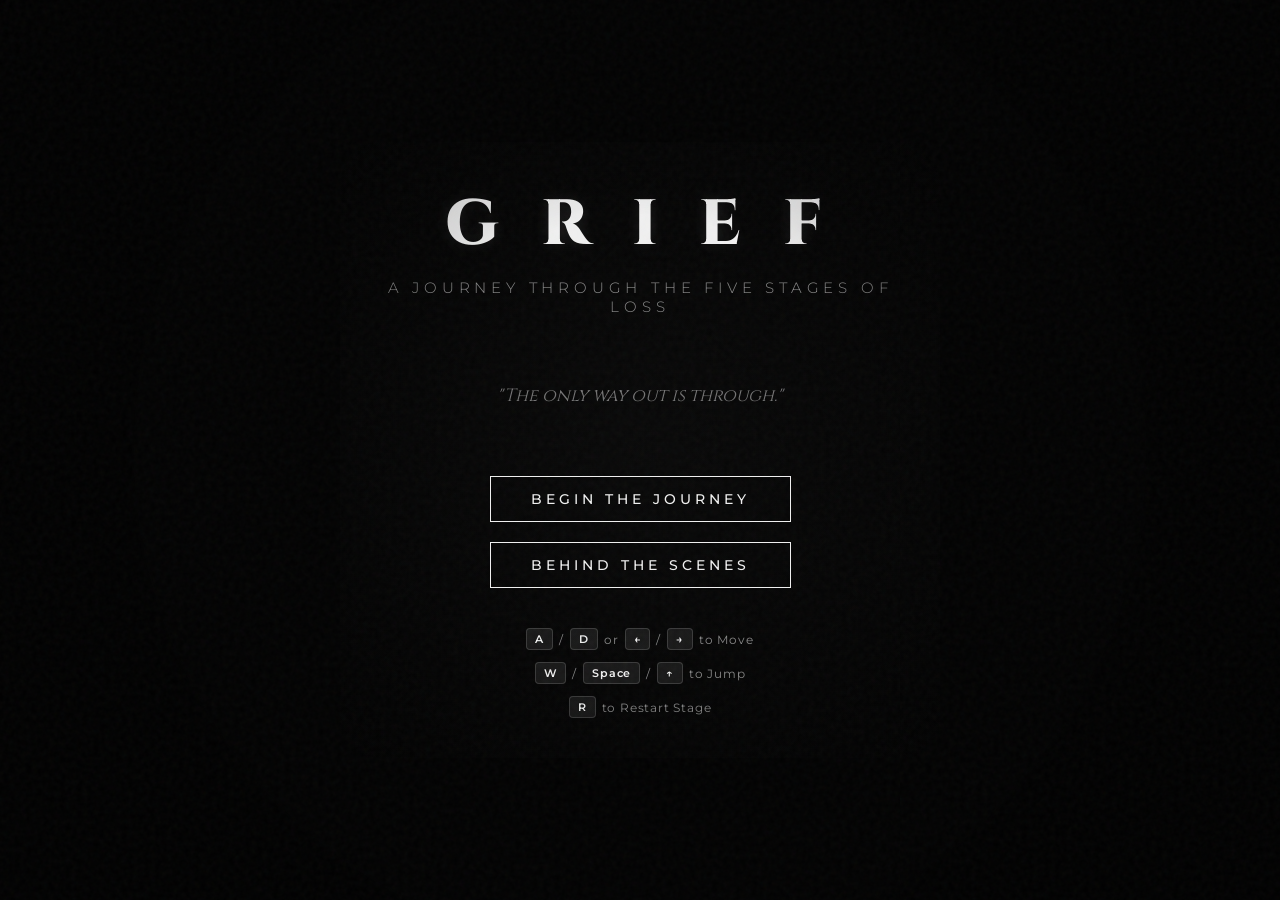
<file: index.html>
<!DOCTYPE html>
<html lang="en">
<head>
  <meta charset="UTF-8">
  <meta name="viewport" content="width=device-width, initial-scale=1.0">
  <title>G R I E F — A Cinematic Journey</title>
  <link rel="preconnect" href="https://fonts.googleapis.com">
  <link rel="preconnect" href="https://fonts.gstatic.com" crossorigin>
  <link href="https://fonts.googleapis.com/css2?family=Cinzel:wght@400;600;800&family=Montserrat:wght@300;400;500;700&display=swap" rel="stylesheet">
  <link rel="stylesheet" href="style.css">
</head>
<body>
  <!-- Atmospheric overlay background -->
  <div id="noise-overlay"></div>
  <div id="vignette"></div>

  <!-- Main Container -->
  <div id="app-container">
    
    <!-- Cinematic Opening/Start Screen -->
    <div id="start-screen" class="ui-screen active">
      <div class="screen-content">
        <h1 class="game-title">G R I E F</h1>
        <p class="game-subtitle">A journey through the five stages of loss</p>
        
        <div class="quotes-carousel">
          <p class="quote">"The only way out is through."</p>
        </div>

        <div class="menu-buttons">
          <button id="start-btn" class="cinematic-btn">BEGIN THE JOURNEY</button>
          <button id="continue-btn" class="cinematic-btn hidden">CONTINUE JOURNEY</button>
          <a href="bts.html" id="bts-btn" class="cinematic-btn" style="text-decoration: none; display: inline-flex; align-items: center; justify-content: center;">BEHIND THE SCENES</a>
        </div>
        
        <div class="controls-guide">
          <div class="control-key"><span>A</span> / <span>D</span> or <span>←</span> / <span>→</span> to Move</div>
          <div class="control-key"><span>W</span> / <span>Space</span> / <span>↑</span> to Jump</div>
          <div class="control-key"><span>R</span> to Restart Stage</div>
        </div>
      </div>
    </div>

    <!-- Cinematic Narrative Dialogue Overlay -->
    <div id="dialogue-container" class="hidden">
      <div id="dialogue-box">
        <div id="dialogue-text"></div>
        <div id="dialogue-prompt">Press Space to continue...</div>
      </div>
    </div>

    <!-- Stage Title Overlay -->
    <div id="stage-banner" class="hidden">
      <h2 id="stage-number">STAGE 1</h2>
      <h1 id="stage-name">DENIAL</h1>
      <p id="stage-desc">The mind constructs walls to shield itself from reality.</p>
    </div>

    <!-- In-Game GUI -->
    <div id="game-gui" class="hidden">
      <div class="gui-left">
        <span class="gui-stage-label" id="gui-stage-name">Stage: Denial</span>
      </div>
      <div class="gui-right">
        <!-- Interactive mechanic display -->
        <span id="gui-mechanic-tip">Glitch platforms appear nearby</span>
      </div>
      
      <!-- Sacrificial energy bar for Bargaining stage, or dash charge for Anger -->
      <div id="ability-bar-container" class="hidden">
        <div id="ability-bar"></div>
        <span id="ability-bar-label">ENERGY</span>
      </div>
    </div>

    <!-- Game Canvas (Rendered offscreen) -->
    <canvas id="game-canvas" style="display: none;"></canvas>
    <!-- WebGL Display Canvas -->
    <canvas id="webgl-canvas"></canvas>

    <!-- Outro / Acceptance Credits Screen -->
    <div id="end-screen" class="ui-screen">
      <div class="screen-content">
        <h1 class="game-title glow" style="font-size: 2.8rem; margin-bottom: 5px;">HOPE & BEYOND</h1>
        <p class="game-subtitle" style="margin-bottom: 20px;">"It is not about forgetting. It is about learning to live with the empty space."</p>
        
        <div class="credits-scroll">
          <div class="credits-content">
            <div class="credits-section">
              <h3>CREATOR</h3>
              <p>Logise</p>
            </div>
            <div class="credits-section">
              <h3>DEVELOPMENT & CODING</h3>
              <p>Logise</p>
            </div>
            <div class="credits-section">
              <h3>SOUND & MUSIC SYNTHESIS</h3>
              <p>Web Audio API Procedural Synthesizers</p>
            </div>
            <div class="credits-section">
              <h3>ATMOSPHERE & WEATHER EFFECTS</h3>
              <p>HTML5 Canvas Particle Emitter System</p>
            </div>
            <div class="credits-section">
              <h3>STAGE CONCEPT</h3>
              <p>The Kübler-Ross Model of Grief</p>
            </div>
            <div class="credits-section">
              <h3>SPECIAL THANKS</h3>
              <p>To the Playtesters & You, the Player</p>
            </div>
          </div>
        </div>

        <button id="restart-btn" class="cinematic-btn">JOURNEY AGAIN</button>
      </div>
    </div>
  </div>

  <!-- Modular Scripts -->
  <script src="audio.js"></script>
  <script src="particles.js"></script>
  <script src="physics.js"></script>
  <script src="stages.js"></script>
  <script src="shader.js"></script>
  <script src="game.js"></script>
</body>
</html>
</file>
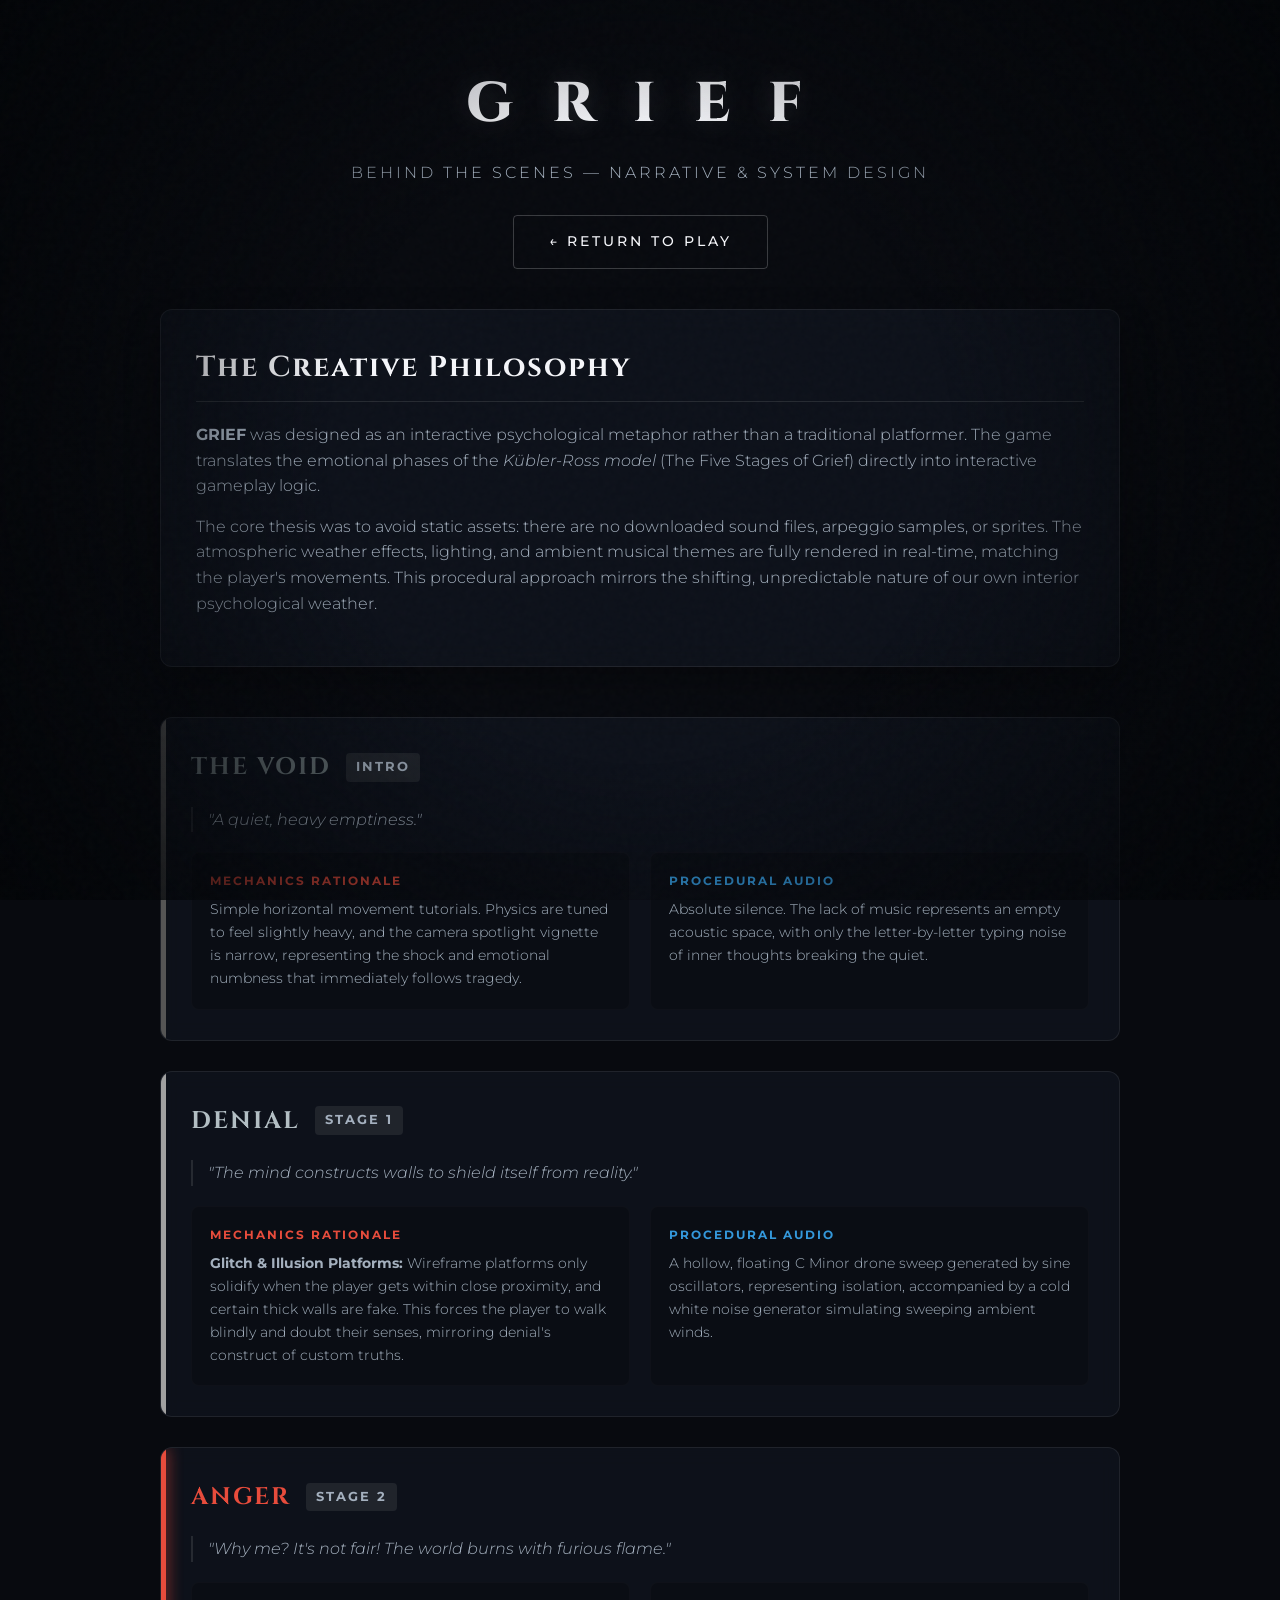
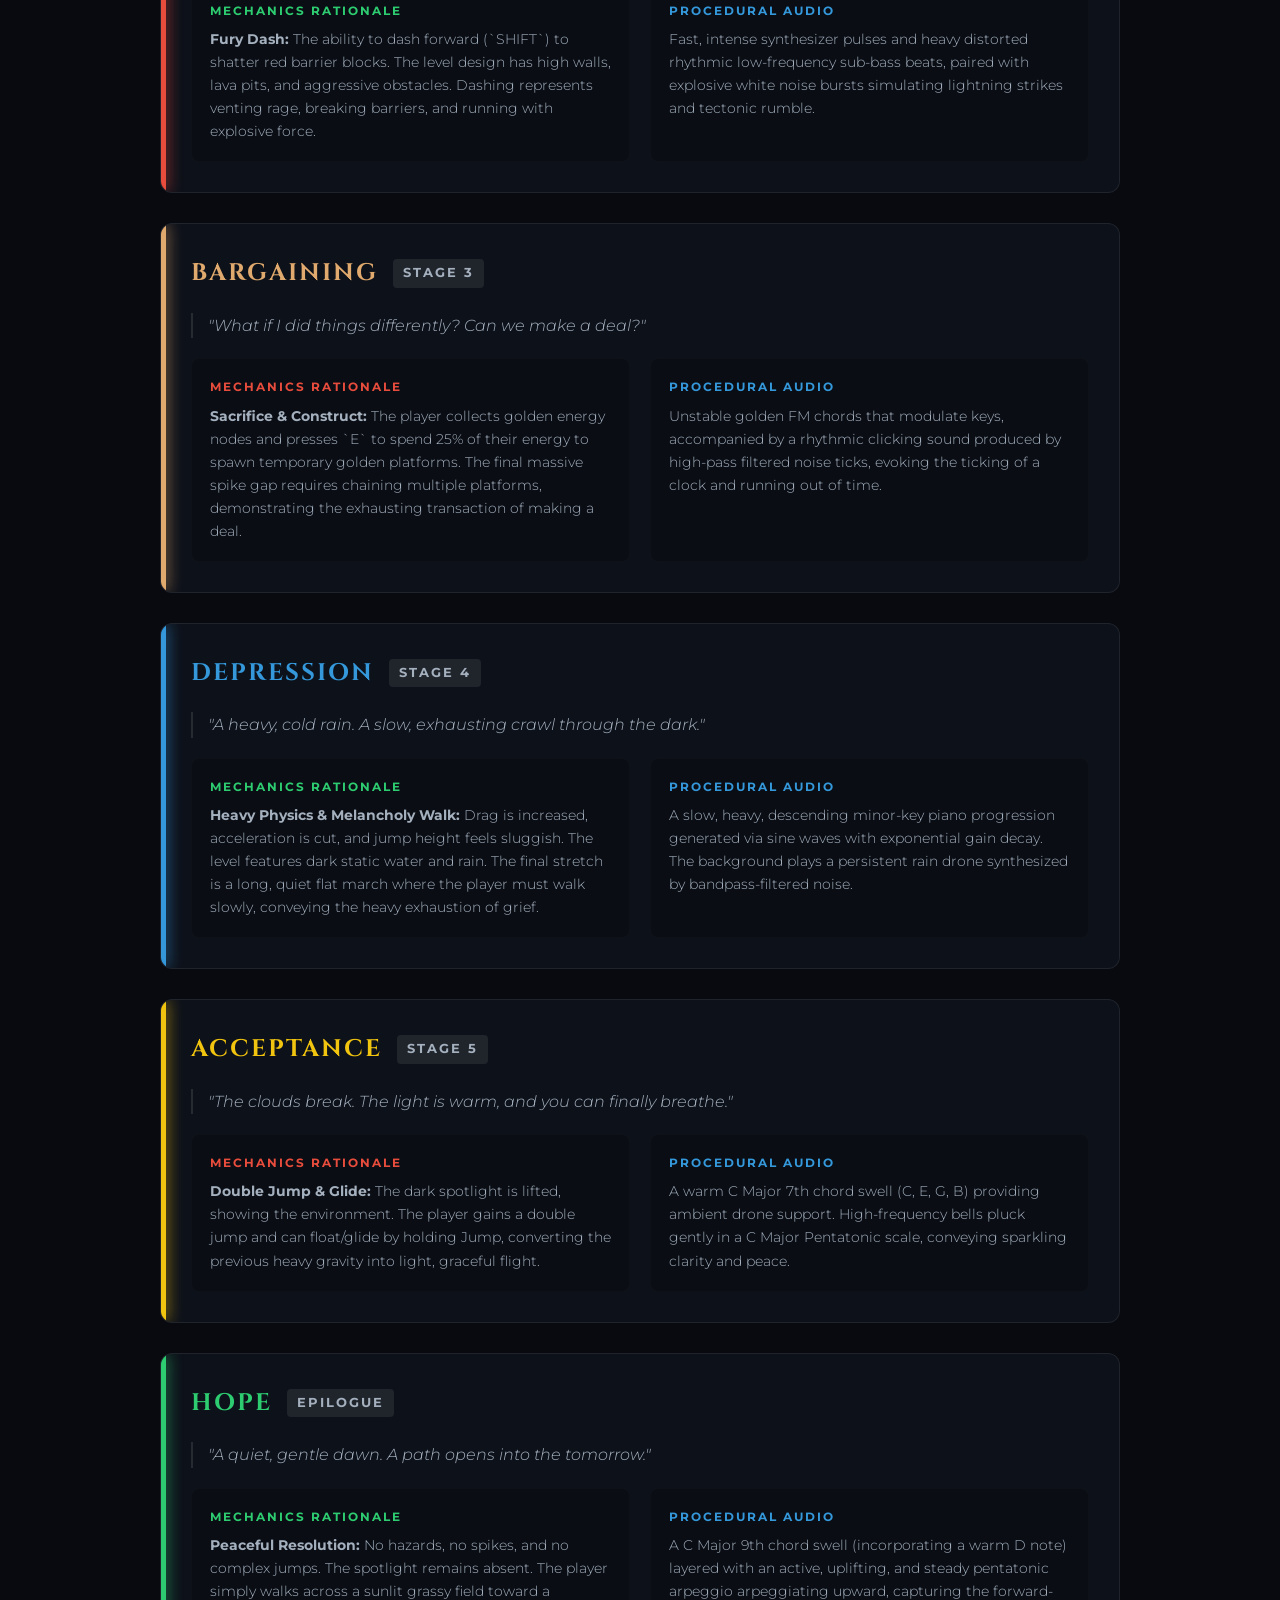
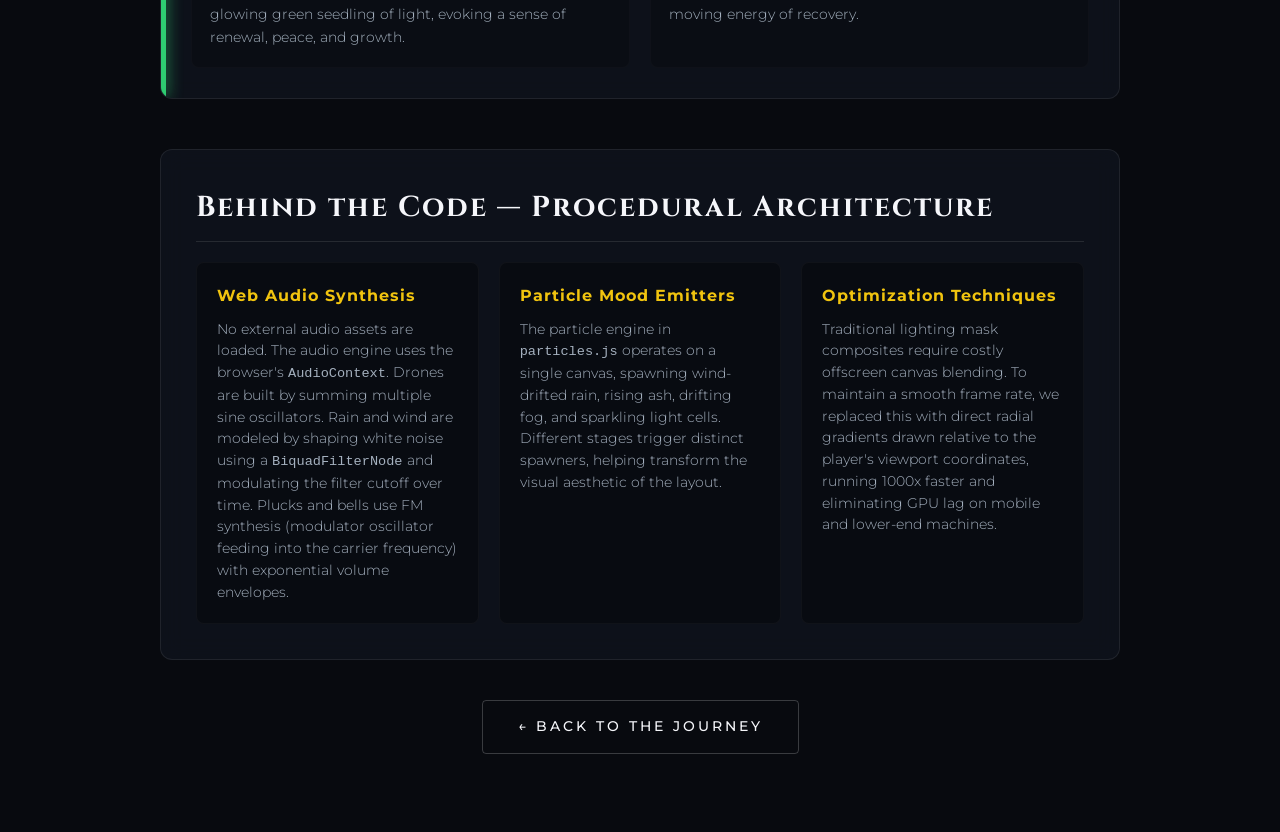
<file: bts.html>
<!DOCTYPE html>
<html lang="en">
<head>
  <meta charset="UTF-8">
  <meta name="viewport" content="width=device-width, initial-scale=1.0">
  <title>G R I E F — Behind The Scenes</title>
  <link rel="preconnect" href="https://fonts.googleapis.com">
  <link rel="preconnect" href="https://fonts.gstatic.com" crossorigin>
  <link href="https://fonts.googleapis.com/css2?family=Cinzel:wght@400;600;800&family=Montserrat:wght@300;400;500;700&display=swap" rel="stylesheet">
  <style>
    :root {
      --bg-color: #080a0f;
      --text-main: #f5f6fa;
      --text-muted: #a4b0be;
      --panel-bg: rgba(18, 22, 33, 0.65);
      --panel-border: rgba(255, 255, 255, 0.08);
      --accent-color: #f1c40f;
    }

    * {
      box-sizing: border-box;
      margin: 0;
      padding: 0;
    }

    body {
      background-color: var(--bg-color);
      color: var(--text-main);
      font-family: 'Montserrat', sans-serif;
      overflow-x: hidden;
      line-height: 1.6;
    }

    /* Film grain noise overlay to match main game */
    #noise-overlay {
      position: fixed;
      top: 0;
      left: 0;
      width: 100vw;
      height: 100vh;
      background: url("data:image/svg+xml,%3Csvg viewBox='0 0 200 200' xmlns='http://www.w3.org/2000/svg'%3E%3Cfilter id='noiseFilter'%3E%3CfeTurbulence type='fractalNoise' baseFrequency='0.75' numOctaves='3' stitchTiles='stitch'/%3E%3C/filter%3E%3Crect width='100%25' height='100%25' filter='url(%23noiseFilter)'/%3E%3C/svg%3E");
      opacity: 0.02;
      pointer-events: none;
      z-index: 1000;
    }

    #vignette {
      position: fixed;
      top: 0;
      left: 0;
      width: 100vw;
      height: 100vh;
      background: radial-gradient(circle, transparent 40%, rgba(3, 5, 8, 0.85) 90%, rgba(3, 5, 8, 0.98) 100%);
      pointer-events: none;
      z-index: 999;
    }

    header {
      text-align: center;
      padding: 60px 20px 40px;
      max-width: 900px;
      margin: 0 auto;
      position: relative;
      z-index: 10;
    }

    .game-title {
      font-family: 'Cinzel', serif;
      font-size: 3.5rem;
      letter-spacing: 12px;
      font-weight: 800;
      text-shadow: 0 0 30px rgba(255, 255, 255, 0.15);
      margin-bottom: 10px;
      animation: pulseGlow 4s ease-in-out infinite alternate;
    }

    @keyframes pulseGlow {
      from { text-shadow: 0 0 20px rgba(255, 255, 255, 0.1); }
      to { text-shadow: 0 0 45px rgba(255, 255, 255, 0.3); }
    }

    .subtitle {
      font-size: 1rem;
      color: var(--text-muted);
      letter-spacing: 3px;
      font-weight: 300;
      text-transform: uppercase;
      margin-bottom: 30px;
    }

    .container {
      max-width: 1000px;
      margin: 0 auto 80px;
      padding: 0 20px;
      position: relative;
      z-index: 10;
    }

    /* Concept overview panel */
    .overview-panel {
      background: var(--panel-bg);
      border: 1px solid var(--panel-border);
      border-radius: 12px;
      padding: 35px;
      margin-bottom: 50px;
      backdrop-filter: blur(12px);
      box-shadow: 0 15px 35px rgba(0, 0, 0, 0.3);
    }

    .overview-panel h2 {
      font-family: 'Cinzel', serif;
      font-size: 1.8rem;
      margin-bottom: 20px;
      letter-spacing: 2px;
      border-bottom: 1px solid rgba(255, 255, 255, 0.1);
      padding-bottom: 10px;
    }

    .overview-panel p {
      font-weight: 300;
      margin-bottom: 15px;
      color: var(--text-muted);
    }

    /* Chapter Grid list */
    .chapters-list {
      display: flex;
      flex-direction: column;
      gap: 30px;
    }

    .chapter-card {
      background: var(--panel-bg);
      border: 1px solid var(--panel-border);
      border-radius: 12px;
      padding: 30px;
      backdrop-filter: blur(10px);
      transition: all 0.3s cubic-bezier(0.165, 0.84, 0.44, 1);
      position: relative;
      overflow: hidden;
    }

    .chapter-card:hover {
      transform: translateY(-4px);
      border-color: rgba(255, 255, 255, 0.15);
      box-shadow: 0 20px 40px rgba(0, 0, 0, 0.4);
    }

    /* Glowing indicator on left edge */
    .chapter-card::before {
      content: '';
      position: absolute;
      left: 0;
      top: 0;
      height: 100%;
      width: 5px;
      background: #7f8c8d;
    }

    .chapter-card.stage-0::before { background: #555555; }
    .chapter-card.stage-1::before { background: #a0a0a0; }
    .chapter-card.stage-2::before { background: #e74c3c; box-shadow: 0 0 15px #e74c3c; }
    .chapter-card.stage-3::before { background: #e0a96d; box-shadow: 0 0 15px #e0a96d; }
    .chapter-card.stage-4::before { background: #3498db; box-shadow: 0 0 15px #3498db; }
    .chapter-card.stage-5::before { background: #f1c40f; box-shadow: 0 0 15px #f1c40f; }
    .chapter-card.stage-6::before { background: #2ecc71; box-shadow: 0 0 15px #2ecc71; }

    .card-header {
      display: flex;
      justify-content: space-between;
      align-items: center;
      margin-bottom: 20px;
      flex-wrap: wrap;
      gap: 10px;
    }

    .stage-title {
      font-family: 'Cinzel', serif;
      font-size: 1.5rem;
      letter-spacing: 2px;
      display: flex;
      align-items: center;
      gap: 15px;
    }

    .stage-num {
      font-size: 0.8rem;
      font-family: 'Montserrat', sans-serif;
      text-transform: uppercase;
      letter-spacing: 2px;
      background: rgba(255, 255, 255, 0.08);
      padding: 4px 10px;
      border-radius: 4px;
      color: var(--text-muted);
    }

    .stage-description {
      font-style: italic;
      color: var(--text-muted);
      margin-bottom: 20px;
      font-weight: 300;
      border-left: 2px solid rgba(255, 255, 255, 0.1);
      padding-left: 15px;
    }

    .details-grid {
      display: grid;
      grid-template-columns: 1fr 1fr;
      gap: 20px;
      margin-top: 10px;
    }

    @media (max-width: 768px) {
      .details-grid {
        grid-template-columns: 1fr;
      }
    }

    .detail-section {
      background: rgba(0, 0, 0, 0.2);
      padding: 18px;
      border-radius: 8px;
      border: 1px solid rgba(255, 255, 255, 0.02);
    }

    .detail-label {
      font-size: 0.75rem;
      text-transform: uppercase;
      font-weight: 700;
      letter-spacing: 2px;
      margin-bottom: 8px;
      display: flex;
      align-items: center;
      gap: 8px;
    }

    .detail-section.mechanics .detail-label { color: #e74c3c; }
    .detail-section.audio .detail-label { color: #3498db; }
    .detail-section.rationale .detail-label { color: #2ecc71; }
    .detail-section.aesthetic .detail-label { color: #e0a96d; }

    .detail-text {
      font-size: 0.9rem;
      color: var(--text-muted);
      font-weight: 300;
    }

    /* Back buttons */
    .button-container {
      text-align: center;
      margin-top: 40px;
    }

    .cinematic-btn {
      font-family: 'Montserrat', sans-serif;
      font-size: 0.85rem;
      font-weight: 500;
      letter-spacing: 3px;
      color: var(--text-main);
      background: transparent;
      border: 1px solid rgba(255, 255, 255, 0.2);
      padding: 15px 35px;
      border-radius: 4px;
      cursor: pointer;
      text-transform: uppercase;
      text-decoration: none;
      transition: all 0.3s ease;
      display: inline-block;
    }

    .cinematic-btn:hover {
      background: var(--text-main);
      color: #000;
      box-shadow: 0 0 20px rgba(255, 255, 255, 0.25);
      border-color: var(--text-main);
    }

    /* Technical analysis section */
    .tech-panel {
      background: var(--panel-bg);
      border: 1px solid var(--panel-border);
      border-radius: 12px;
      padding: 35px;
      margin-top: 50px;
      backdrop-filter: blur(12px);
    }

    .tech-panel h2 {
      font-family: 'Cinzel', serif;
      font-size: 1.8rem;
      margin-bottom: 20px;
      letter-spacing: 2px;
      border-bottom: 1px solid rgba(255, 255, 255, 0.1);
      padding-bottom: 10px;
    }

    .tech-grid {
      display: grid;
      grid-template-columns: 1fr 1fr 1fr;
      gap: 20px;
      margin-top: 20px;
    }

    @media (max-width: 900px) {
      .tech-grid {
        grid-template-columns: 1fr;
      }
    }

    .tech-card {
      background: rgba(0, 0, 0, 0.3);
      padding: 20px;
      border-radius: 8px;
      border: 1px solid rgba(255, 255, 255, 0.03);
    }

    .tech-card h3 {
      font-size: 1rem;
      margin-bottom: 10px;
      letter-spacing: 1px;
      color: var(--accent-color);
    }

    .tech-card p {
      font-size: 0.85rem;
      color: var(--text-muted);
      font-weight: 300;
    }
  </style>
</head>
<body>
  <div id="noise-overlay"></div>
  <div id="vignette"></div>

  <header>
    <h1 class="game-title">G R I E F</h1>
    <p class="subtitle">Behind The Scenes — Narrative & System Design</p>
    <a href="index.html" class="cinematic-btn">← RETURN TO PLAY</a>
  </header>

  <main class="container">
    <section class="overview-panel">
      <h2>The Creative Philosophy</h2>
      <p>
        <strong>GRIEF</strong> was designed as an interactive psychological metaphor rather than a traditional platformer. The game translates the emotional phases of the <em>Kübler-Ross model</em> (The Five Stages of Grief) directly into interactive gameplay logic.
      </p>
      <p>
        The core thesis was to avoid static assets: there are no downloaded sound files, arpeggio samples, or sprites. The atmospheric weather effects, lighting, and ambient musical themes are fully rendered in real-time, matching the player's movements. This procedural approach mirrors the shifting, unpredictable nature of our own interior psychological weather.
      </p>
    </section>

    <section class="chapters-list">
      
      <!-- CHAPTER 0: THE VOID -->
      <article class="chapter-card stage-0">
        <div class="card-header">
          <h2 class="stage-title" style="color: #636e72;">
            THE VOID <span class="stage-num">Intro</span>
          </h2>
        </div>
        <p class="stage-description">"A quiet, heavy emptiness."</p>
        <div class="details-grid">
          <div class="detail-section mechanics">
            <h4 class="detail-label">Mechanics Rationale</h4>
            <p class="detail-text">Simple horizontal movement tutorials. Physics are tuned to feel slightly heavy, and the camera spotlight vignette is narrow, representing the shock and emotional numbness that immediately follows tragedy.</p>
          </div>
          <div class="detail-section audio">
            <h4 class="detail-label">Procedural Audio</h4>
            <p class="detail-text">Absolute silence. The lack of music represents an empty acoustic space, with only the letter-by-letter typing noise of inner thoughts breaking the quiet.</p>
          </div>
        </div>
      </article>

      <!-- CHAPTER 1: DENIAL -->
      <article class="chapter-card stage-1">
        <div class="card-header">
          <h2 class="stage-title" style="color: #b2bec3;">
            DENIAL <span class="stage-num">Stage 1</span>
          </h2>
        </div>
        <p class="stage-description">"The mind constructs walls to shield itself from reality."</p>
        <div class="details-grid">
          <div class="detail-section mechanics">
            <h4 class="detail-label">Mechanics Rationale</h4>
            <p class="detail-text"><strong>Glitch & Illusion Platforms:</strong> Wireframe platforms only solidify when the player gets within close proximity, and certain thick walls are fake. This forces the player to walk blindly and doubt their senses, mirroring denial's construct of custom truths.</p>
          </div>
          <div class="detail-section audio">
            <h4 class="detail-label">Procedural Audio</h4>
            <p class="detail-text">A hollow, floating C Minor drone sweep generated by sine oscillators, representing isolation, accompanied by a cold white noise generator simulating sweeping ambient winds.</p>
          </div>
        </div>
      </article>

      <!-- CHAPTER 2: ANGER -->
      <article class="chapter-card stage-2">
        <div class="card-header">
          <h2 class="stage-title" style="color: #e74c3c;">
            ANGER <span class="stage-num">Stage 2</span>
          </h2>
        </div>
        <p class="stage-description">"Why me? It's not fair! The world burns with furious flame."</p>
        <div class="details-grid">
          <div class="detail-section rationale">
            <h4 class="detail-label">Mechanics Rationale</h4>
            <p class="detail-text"><strong>Fury Dash:</strong> The ability to dash forward (`SHIFT`) to shatter red barrier blocks. The level design has high walls, lava pits, and aggressive obstacles. Dashing represents venting rage, breaking barriers, and running with explosive force.</p>
          </div>
          <div class="detail-section audio">
            <h4 class="detail-label">Procedural Audio</h4>
            <p class="detail-text">Fast, intense synthesizer pulses and heavy distorted rhythmic low-frequency sub-bass beats, paired with explosive white noise bursts simulating lightning strikes and tectonic rumble.</p>
          </div>
        </div>
      </article>

      <!-- CHAPTER 3: BARGAINING -->
      <article class="chapter-card stage-3">
        <div class="card-header">
          <h2 class="stage-title" style="color: #e0a96d;">
            BARGAINING <span class="stage-num">Stage 3</span>
          </h2>
        </div>
        <p class="stage-description">"What if I did things differently? Can we make a deal?"</p>
        <div class="details-grid">
          <div class="detail-section mechanics">
            <h4 class="detail-label">Mechanics Rationale</h4>
            <p class="detail-text"><strong>Sacrifice & Construct:</strong> The player collects golden energy nodes and presses `E` to spend 25% of their energy to spawn temporary golden platforms. The final massive spike gap requires chaining multiple platforms, demonstrating the exhausting transaction of making a deal.</p>
          </div>
          <div class="detail-section audio">
            <h4 class="detail-label">Procedural Audio</h4>
            <p class="detail-text">Unstable golden FM chords that modulate keys, accompanied by a rhythmic clicking sound produced by high-pass filtered noise ticks, evoking the ticking of a clock and running out of time.</p>
          </div>
        </div>
      </article>

      <!-- CHAPTER 4: DEPRESSION -->
      <article class="chapter-card stage-4">
        <div class="card-header">
          <h2 class="stage-title" style="color: #3498db;">
            DEPRESSION <span class="stage-num">Stage 4</span>
          </h2>
        </div>
        <p class="stage-description">"A heavy, cold rain. A slow, exhausting crawl through the dark."</p>
        <div class="details-grid">
          <div class="detail-section rationale">
            <h4 class="detail-label">Mechanics Rationale</h4>
            <p class="detail-text"><strong>Heavy Physics & Melancholy Walk:</strong> Drag is increased, acceleration is cut, and jump height feels sluggish. The level features dark static water and rain. The final stretch is a long, quiet flat march where the player must walk slowly, conveying the heavy exhaustion of grief.</p>
          </div>
          <div class="detail-section audio">
            <h4 class="detail-label">Procedural Audio</h4>
            <p class="detail-text">A slow, heavy, descending minor-key piano progression generated via sine waves with exponential gain decay. The background plays a persistent rain drone synthesized by bandpass-filtered noise.</p>
          </div>
        </div>
      </article>

      <!-- CHAPTER 5: ACCEPTANCE -->
      <article class="chapter-card stage-5">
        <div class="card-header">
          <h2 class="stage-title" style="color: #f1c40f;">
            ACCEPTANCE <span class="stage-num">Stage 5</span>
          </h2>
        </div>
        <p class="stage-description">"The clouds break. The light is warm, and you can finally breathe."</p>
        <div class="details-grid">
          <div class="detail-section mechanics">
            <h4 class="detail-label">Mechanics Rationale</h4>
            <p class="detail-text"><strong>Double Jump & Glide:</strong> The dark spotlight is lifted, showing the environment. The player gains a double jump and can float/glide by holding Jump, converting the previous heavy gravity into light, graceful flight.</p>
          </div>
          <div class="detail-section audio">
            <h4 class="detail-label">Procedural Audio</h4>
            <p class="detail-text">A warm C Major 7th chord swell (C, E, G, B) providing ambient drone support. High-frequency bells pluck gently in a C Major Pentatonic scale, conveying sparkling clarity and peace.</p>
          </div>
        </div>
      </article>

      <!-- CHAPTER 6: HOPE -->
      <article class="chapter-card stage-6">
        <div class="card-header">
          <h2 class="stage-title" style="color: #2ecc71;">
            HOPE <span class="stage-num">Epilogue</span>
          </h2>
        </div>
        <p class="stage-description">"A quiet, gentle dawn. A path opens into the tomorrow."</p>
        <div class="details-grid">
          <div class="detail-section rationale">
            <h4 class="detail-label">Mechanics Rationale</h4>
            <p class="detail-text"><strong>Peaceful Resolution:</strong> No hazards, no spikes, and no complex jumps. The spotlight remains absent. The player simply walks across a sunlit grassy field toward a glowing green seedling of light, evoking a sense of renewal, peace, and growth.</p>
          </div>
          <div class="detail-section audio">
            <h4 class="detail-label">Procedural Audio</h4>
            <p class="detail-text">A C Major 9th chord swell (incorporating a warm D note) layered with an active, uplifting, and steady pentatonic arpeggio arpeggiating upward, capturing the forward-moving energy of recovery.</p>
          </div>
        </div>
      </article>

    </section>

    <section class="tech-panel">
      <h2>Behind the Code — Procedural Architecture</h2>
      <div class="tech-grid">
        <div class="tech-card">
          <h3>Web Audio Synthesis</h3>
          <p>
            No external audio assets are loaded. The audio engine uses the browser's <code>AudioContext</code>.
            Drones are built by summing multiple sine oscillators. Rain and wind are modeled by shaping white noise using a <code>BiquadFilterNode</code> and modulating the filter cutoff over time. Plucks and bells use FM synthesis (modulator oscillator feeding into the carrier frequency) with exponential volume envelopes.
          </p>
        </div>
        <div class="tech-card">
          <h3>Particle Mood Emitters</h3>
          <p>
            The particle engine in <code>particles.js</code> operates on a single canvas, spawning wind-drifted rain, rising ash, drifting fog, and sparkling light cells. Different stages trigger distinct spawners, helping transform the visual aesthetic of the layout.
          </p>
        </div>
        <div class="tech-card">
          <h3>Optimization Techniques</h3>
          <p>
            Traditional lighting mask composites require costly offscreen canvas blending. To maintain a smooth frame rate, we replaced this with direct radial gradients drawn relative to the player's viewport coordinates, running 1000x faster and eliminating GPU lag on mobile and lower-end machines.
          </p>
        </div>
      </div>
    </section>

    <div class="button-container">
      <a href="index.html" class="cinematic-btn">← BACK TO THE JOURNEY</a>
    </div>
  </main>
</body>
</html>
</file>
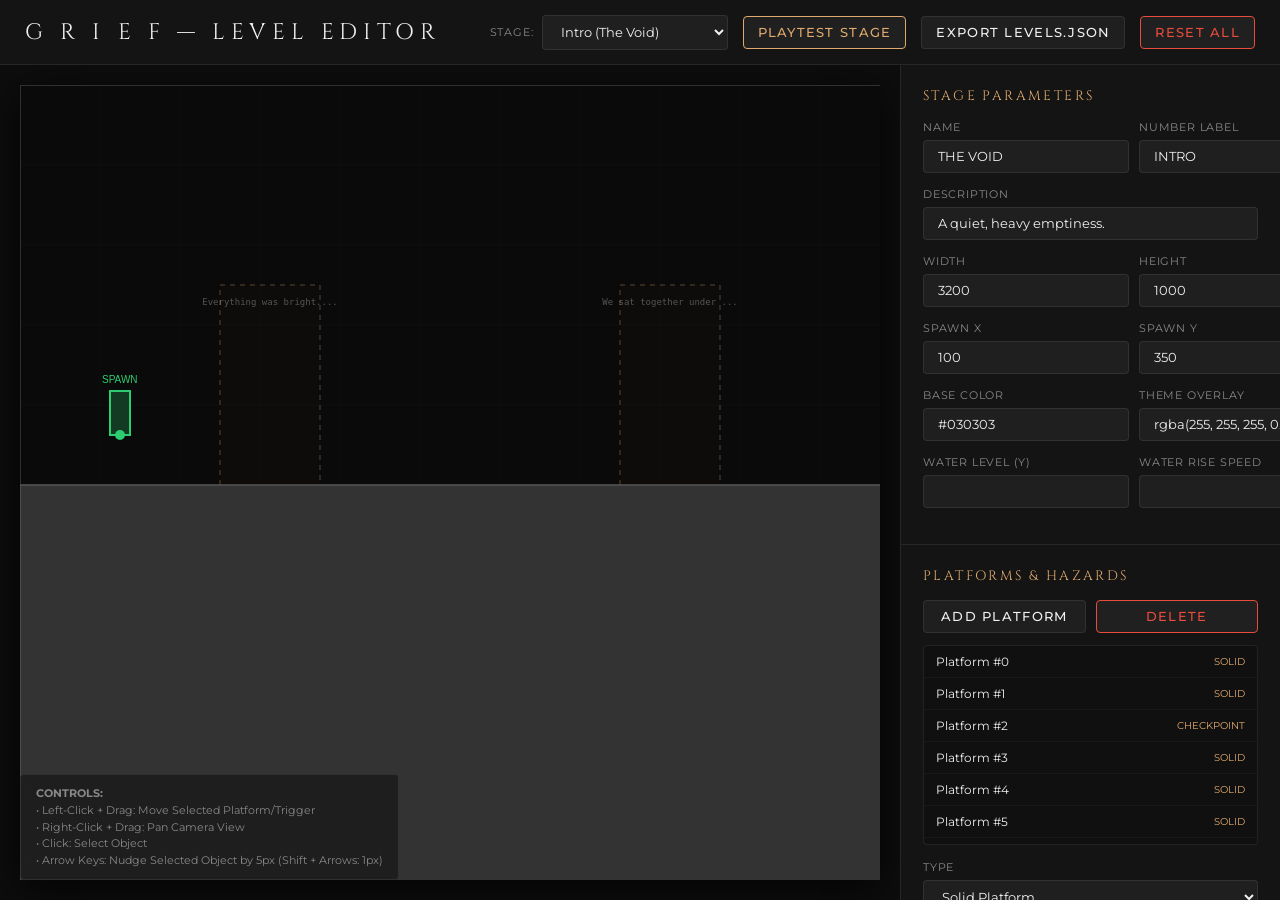
<file: editor.html>
<!DOCTYPE html>
<html lang="en">
<head>
  <meta charset="UTF-8">
  <meta name="viewport" content="width=device-width, initial-scale=1.0">
  <title>G R I E F — Level Editor</title>
  <link rel="preconnect" href="https://fonts.googleapis.com">
  <link rel="preconnect" href="https://fonts.gstatic.com" crossorigin>
  <link href="https://fonts.googleapis.com/css2?family=Cinzel:wght@600;800&family=Montserrat:wght@300;400;500;700&display=swap" rel="stylesheet">
  <style>
    :root {
      --bg-dark: #0a0a0a;
      --bg-panel: #141414;
      --text-main: #f0f0f0;
      --text-muted: #888888;
      --accent: #e0a96d;
      --accent-danger: #e74c3c;
      --accent-success: #2ecc71;
      --border: rgba(255, 255, 255, 0.08);
      --glass: rgba(20, 20, 20, 0.65);
    }

    * {
      box-sizing: border-box;
      margin: 0;
      padding: 0;
      font-family: 'Montserrat', sans-serif;
      user-select: none;
    }

    body {
      background-color: var(--bg-dark);
      color: var(--text-main);
      height: 100vh;
      width: 100vw;
      display: flex;
      flex-direction: column;
      overflow: hidden;
    }

    /* Top Bar */
    header {
      height: 65px;
      background-color: var(--bg-panel);
      border-bottom: 1px solid var(--border);
      display: flex;
      align-items: center;
      justify-content: space-between;
      padding: 0 25px;
      z-index: 10;
    }

    .editor-title {
      font-family: 'Cinzel', serif;
      font-size: 1.4rem;
      letter-spacing: 0.35rem;
      color: var(--text-main);
    }

    .top-controls {
      display: flex;
      align-items: center;
      gap: 15px;
    }

    select, input, button {
      background-color: rgba(255, 255, 255, 0.05);
      border: 1px solid var(--border);
      color: var(--text-main);
      padding: 8px 14px;
      font-size: 0.8rem;
      border-radius: 4px;
      outline: none;
      transition: all 0.3s ease;
    }

    select:focus, input:focus {
      border-color: var(--accent);
      background-color: rgba(255, 255, 255, 0.08);
    }

    button {
      font-weight: 500;
      letter-spacing: 0.08rem;
      cursor: pointer;
    }

    button:hover {
      background-color: var(--text-main);
      color: var(--bg-dark);
      border-color: var(--text-main);
      box-shadow: 0 0 10px rgba(255, 255, 255, 0.1);
    }

    button.accent-btn {
      border-color: var(--accent);
      color: var(--accent);
    }

    button.accent-btn:hover {
      background-color: var(--accent);
      color: var(--bg-dark);
      box-shadow: 0 0 10px rgba(224, 169, 109, 0.2);
    }

    button.danger-btn {
      border-color: var(--accent-danger);
      color: var(--accent-danger);
    }

    button.danger-btn:hover {
      background-color: var(--accent-danger);
      color: #fff;
    }

    /* Main Container */
    #main-container {
      flex: 1;
      display: flex;
      overflow: hidden;
      position: relative;
    }

    /* Left side editor workspace */
    #editor-viewport {
      flex: 1;
      position: relative;
      background-color: #0d0d0d;
      display: flex;
      justify-content: center;
      align-items: center;
      overflow: hidden;
    }

    #editor-canvas {
      display: block;
      cursor: grab;
      box-shadow: 0 10px 40px rgba(0,0,0,0.8);
      background-color: #000;
    }

    #editor-canvas:active {
      cursor: grabbing;
    }

    /* Viewport Instructions Overlay */
    .viewport-overlay {
      position: absolute;
      bottom: 20px;
      left: 20px;
      background: var(--glass);
      backdrop-filter: blur(10px);
      border: 1px solid var(--border);
      padding: 10px 15px;
      border-radius: 4px;
      font-size: 0.7rem;
      color: var(--text-muted);
      pointer-events: none;
      line-height: 1.5;
    }

    /* Right side property inspector panel */
    #inspector-panel {
      width: 380px;
      background-color: var(--bg-panel);
      border-left: 1px solid var(--border);
      display: flex;
      flex-direction: column;
      overflow-y: auto;
      z-index: 5;
    }

    .panel-section {
      padding: 22px;
      border-bottom: 1px solid var(--border);
    }

    .panel-section-title {
      font-family: 'Cinzel', serif;
      font-size: 0.85rem;
      letter-spacing: 0.15rem;
      color: var(--accent);
      margin-bottom: 15px;
      text-transform: uppercase;
    }

    .form-group {
      margin-bottom: 14px;
      display: flex;
      flex-direction: column;
      gap: 6px;
    }

    .form-group label {
      font-size: 0.7rem;
      color: var(--text-muted);
      text-transform: uppercase;
      letter-spacing: 0.05rem;
    }

    .form-row {
      display: flex;
      gap: 10px;
    }

    .form-row .form-group {
      flex: 1;
    }

    /* List view style */
    .object-list {
      max-height: 200px;
      overflow-y: auto;
      border: 1px solid var(--border);
      border-radius: 4px;
      background-color: rgba(0, 0, 0, 0.2);
    }

    .object-item {
      padding: 8px 12px;
      font-size: 0.75rem;
      border-bottom: 1px solid rgba(255, 255, 255, 0.03);
      cursor: pointer;
      display: flex;
      justify-content: space-between;
      align-items: center;
    }

    .object-item:hover {
      background-color: rgba(255, 255, 255, 0.03);
    }

    .object-item.selected {
      background-color: rgba(224, 169, 109, 0.12);
      border-left: 3px solid var(--accent);
    }

    .object-item .item-type {
      color: var(--accent);
      font-size: 0.65rem;
      text-transform: uppercase;
    }

    .checkbox-row {
      flex-direction: row;
      align-items: center;
      gap: 10px;
      margin: 10px 0;
    }

    .checkbox-row input {
      width: 16px;
      height: 16px;
      cursor: pointer;
    }

    .checkbox-row label {
      font-size: 0.75rem;
      cursor: pointer;
      text-transform: none;
    }
  </style>
</head>
<body>
  <!-- Top Bar -->
  <header>
    <div class="editor-title">G R I E F — LEVEL EDITOR</div>
    <div class="top-controls">
      <div class="form-group" style="margin-bottom: 0; flex-direction: row; align-items: center; gap: 8px;">
        <label style="margin-bottom: 0;">STAGE:</label>
        <select id="stage-select">
          <option value="0">Intro (The Void)</option>
          <option value="1">Stage 1 (Denial)</option>
          <option value="2">Stage 2 (Anger)</option>
          <option value="3">Stage 3 (Bargaining)</option>
          <option value="4">Stage 4 (Depression)</option>
          <option value="5">Stage 5 (Acceptance)</option>
          <option value="6">Stage 6 (Hope)</option>
        </select>
      </div>
      <button id="playtest-btn" class="accent-btn">PLAYTEST STAGE</button>
      <button id="export-btn">EXPORT LEVELS.JSON</button>
      <button id="reset-btn" class="danger-btn">RESET ALL</button>
    </div>
  </header>

  <!-- Main Container -->
  <div id="main-container">
    <!-- Visual Editor Workspace -->
    <div id="editor-viewport">
      <canvas id="editor-canvas"></canvas>
      <div class="viewport-overlay">
        <strong>CONTROLS:</strong><br>
        • Left-Click + Drag: Move Selected Platform/Trigger<br>
        • Right-Click + Drag: Pan Camera View<br>
        • Click: Select Object<br>
        • Arrow Keys: Nudge Selected Object by 5px (Shift + Arrows: 1px)
      </div>
    </div>

    <!-- Right Properties Inspector -->
    <div id="inspector-panel">
      <!-- Stage Config -->
      <div class="panel-section">
        <div class="panel-section-title">Stage Parameters</div>
        <div class="form-row">
          <div class="form-group">
            <label>Name</label>
            <input type="text" id="stage-name-input">
          </div>
          <div class="form-group">
            <label>Number Label</label>
            <input type="text" id="stage-number-input">
          </div>
        </div>
        <div class="form-group">
          <label>Description</label>
          <input type="text" id="stage-desc-input">
        </div>
        <div class="form-row">
          <div class="form-group">
            <label>Width</label>
            <input type="number" id="stage-width-input">
          </div>
          <div class="form-group">
            <label>Height</label>
            <input type="number" id="stage-height-input">
          </div>
        </div>
        <div class="form-row">
          <div class="form-group">
            <label>Spawn X</label>
            <input type="number" id="stage-spawnx-input">
          </div>
          <div class="form-group">
            <label>Spawn Y</label>
            <input type="number" id="stage-spawny-input">
          </div>
        </div>
        <div class="form-row">
          <div class="form-group">
            <label>Base Color</label>
            <input type="text" id="stage-color-input">
          </div>
          <div class="form-group">
            <label>Theme Overlay</label>
            <input type="text" id="stage-theme-input">
          </div>
        </div>
        <!-- Depression Special Config -->
        <div class="form-row hidden" id="depression-config">
          <div class="form-group">
            <label>Water Level (Y)</label>
            <input type="number" id="stage-water-level">
          </div>
          <div class="form-group">
            <label>Water Rise Speed</label>
            <input type="number" step="0.1" id="stage-water-speed">
          </div>
        </div>
      </div>

      <!-- Platforms Editor -->
      <div class="panel-section">
        <div class="panel-section-title">Platforms & Hazards</div>
        <div style="display: flex; gap: 10px; margin-bottom: 12px;">
          <button id="add-plat-btn" style="flex: 1;">ADD PLATFORM</button>
          <button id="del-plat-btn" class="danger-btn" style="flex: 1;">DELETE</button>
        </div>
        <div class="object-list" id="platform-list">
          <!-- Dynamically filled -->
        </div>

        <div id="plat-properties" class="hidden" style="margin-top: 15px;">
          <div class="form-group">
            <label>Type</label>
            <select id="plat-type">
              <option value="solid">Solid Platform</option>
              <option value="spike">Spike / Lava</option>
              <option value="fake">Fake Wall</option>
              <option value="glitch">Stage 1 Glitch</option>
              <option value="breakable">Stage 2 Breakable</option>
              <option value="energy">Stage 3 Gold Collectible</option>
              <option value="portal">Exit Portal</option>
              <option value="portal_in">Warp Portal Input</option>
              <option value="checkpoint">Checkpoint Altar</option>
            </select>
          </div>
          <div class="form-row">
            <div class="form-group">
              <label>X Coord</label>
              <input type="number" id="plat-x">
            </div>
            <div class="form-group">
              <label>Y Coord</label>
              <input type="number" id="plat-y">
            </div>
          </div>
          <div class="form-row">
            <div class="form-group">
              <label>Width</label>
              <input type="number" id="plat-w">
            </div>
            <div class="form-group">
              <label>Height</label>
              <input type="number" id="plat-h">
            </div>
          </div>
          <!-- Warp Portal targets -->
          <div class="form-row hidden" id="warp-targets">
            <div class="form-group">
              <label>Warp Target X</label>
              <input type="number" id="plat-target-x">
            </div>
            <div class="form-group">
              <label>Warp Target Y</label>
              <input type="number" id="plat-target-y">
            </div>
          </div>
        </div>
      </div>

      <!-- Dialogue Triggers Editor -->
      <div class="panel-section" style="border-bottom: none;">
        <div class="panel-section-title">Dialogue Triggers</div>
        <div style="display: flex; gap: 10px; margin-bottom: 12px;">
          <button id="add-trig-btn" style="flex: 1;">ADD TRIGGER</button>
          <button id="del-trig-btn" class="danger-btn" style="flex: 1;">DELETE</button>
        </div>
        <div class="object-list" id="trigger-list">
          <!-- Dynamically filled -->
        </div>

        <div id="trig-properties" class="hidden" style="margin-top: 15px;">
          <div class="form-row">
            <div class="form-group">
              <label>X Coord</label>
              <input type="number" id="trig-x">
            </div>
            <div class="form-group">
              <label>Y Coord</label>
              <input type="number" id="trig-y">
            </div>
          </div>
          <div class="form-row">
            <div class="form-group">
              <label>Width</label>
              <input type="number" id="trig-w">
            </div>
            <div class="form-group">
              <label>Height</label>
              <input type="number" id="trig-h">
            </div>
          </div>
          <div class="form-group">
            <label>Monologue Text</label>
            <input type="text" id="trig-text" placeholder="I feel empty...">
          </div>
        </div>
      </div>
      
      <!-- Grid Snapping Options -->
      <div class="panel-section" style="border-top: 1px solid var(--border);">
        <div class="form-group checkbox-row">
          <input type="checkbox" id="snap-grid" checked>
          <label for="snap-grid">Snap to 20px Grid</label>
        </div>
      </div>
    </div>
  </div>

  <script>
    // Level Editor Application State
    const Editor = {
      levels: [],
      currentStageIndex: 0,
      
      // Viewport Camera offset (for panning)
      camera: { x: 0, y: 0 },
      isPanning: false,
      panStart: { x: 0, y: 0 },
      camStart: { x: 0, y: 0 },

      // Selection state
      selectedPlatformIndex: null,
      selectedTriggerIndex: null,
      draggedObject: null, // { type: 'platform'|'trigger'|'spawn', index: number, offset: {x, y} }
      
      // Snapping option
      snapToGrid: true,

      canvas: null,
      ctx: null,

      init() {
        this.canvas = document.getElementById('editor-canvas');
        this.ctx = this.canvas.getContext('2d');

        // Size editor canvas
        this.resizeCanvas();
        window.addEventListener('resize', () => {
          this.resizeCanvas();
          this.draw();
        });

        // Setup interaction event listeners
        this.canvas.addEventListener('mousedown', e => this.onMouseDown(e));
        this.canvas.addEventListener('mousemove', e => this.onMouseMove(e));
        this.canvas.addEventListener('mouseup', () => this.onMouseUp());
        this.canvas.addEventListener('contextmenu', e => e.preventDefault()); // disable right click menu on canvas

        // Setup global key nudging
        window.addEventListener('keydown', e => this.onKeyDown(e));

        // Form listeners
        document.getElementById('stage-select').addEventListener('change', e => {
          this.switchStage(parseInt(e.target.value, 10));
        });

        // Metadata inputs
        this.bindMetaInputs();

        // Platform CRUD buttons
        document.getElementById('add-plat-btn').addEventListener('click', () => this.addPlatform());
        document.getElementById('del-plat-btn').addEventListener('click', () => this.deletePlatform());
        this.bindPlatformInputs();

        // Trigger CRUD buttons
        document.getElementById('add-trig-btn').addEventListener('click', () => this.addTrigger());
        document.getElementById('del-trig-btn').addEventListener('click', () => this.deleteTrigger());
        this.bindTriggerInputs();

        // Top control buttons
        document.getElementById('playtest-btn').addEventListener('click', () => this.playtest());
        document.getElementById('export-btn').addEventListener('click', () => this.exportJSON());
        document.getElementById('reset-btn').addEventListener('click', () => this.resetDefaults());

        // Grid snapping
        document.getElementById('snap-grid').addEventListener('change', e => {
          this.snapToGrid = e.target.checked;
        });

        // Load levels database
        this.loadLevels();
      },

      resizeCanvas() {
        // Keep canvas fitting inside the viewport wrapper
        const wrapper = document.getElementById('editor-viewport');
        this.canvas.width = wrapper.clientWidth - 40;
        this.canvas.height = wrapper.clientHeight - 40;
      },

      loadLevels() {
        const cached = localStorage.getItem('grief_edited_levels');
        let loadPromise;
        if (cached) {
          loadPromise = Promise.resolve(JSON.parse(cached));
        } else {
          const antiCache = Date.now().toString() + Math.floor(Math.random() * 1000000000).toString();
          loadPromise = fetch(`levels.json?anticache=${antiCache}`).then(r => r.json());
        }

        loadPromise.then(data => {
          this.levels = data;
          this.switchStage(0);
        }).catch(err => {
          console.error("Error preloading levels:", err);
          alert("Failed to load levels.json. Make sure levels.json exists in your project.");
        });
      },

      saveCache() {
        localStorage.setItem('grief_edited_levels', JSON.stringify(this.levels));
      },

      switchStage(index) {
        this.currentStageIndex = index;
        document.getElementById('stage-select').value = index;
        
        // Reset selections
        this.selectedPlatformIndex = null;
        this.selectedTriggerIndex = null;
        this.draggedObject = null;

        // Reset camera center
        const stage = this.levels[index];
        this.camera.x = stage.spawnX - this.canvas.width / 2;
        this.camera.y = stage.spawnY - this.canvas.height * 0.6;
        this.clampCamera();

        // Update form panels
        this.updateStageMetaForm();
        this.updatePlatformList();
        this.updateTriggerList();

        // Redraw
        this.draw();
      },

      clampCamera() {
        const stage = this.levels[this.currentStageIndex];
        this.camera.x = Math.max(0, Math.min(stage.width - this.canvas.width, this.camera.x));
        this.camera.y = Math.max(0, Math.min(stage.height - this.canvas.height, this.camera.y));
      },

      updateStageMetaForm() {
        const stage = this.levels[this.currentStageIndex];
        document.getElementById('stage-name-input').value = stage.name || '';
        document.getElementById('stage-number-input').value = stage.number || '';
        document.getElementById('stage-desc-input').value = stage.desc || '';
        document.getElementById('stage-width-input').value = stage.width || 0;
        document.getElementById('stage-height-input').value = stage.height || 0;
        document.getElementById('stage-spawnx-input').value = stage.spawnX || 0;
        document.getElementById('stage-spawny-input').value = stage.spawnY || 0;
        document.getElementById('stage-color-input').value = stage.color || '';
        document.getElementById('stage-theme-input').value = stage.themeColor || '';

        // Depression water configs
        const depPanel = document.getElementById('depression-config');
        if (this.currentStageIndex === 4) {
          depPanel.classList.remove('hidden');
          document.getElementById('stage-water-level').value = stage.waterLevel || 650;
          document.getElementById('stage-water-speed').value = stage.waterRiseSpeed || 0;
        } else {
          depPanel.classList.add('hidden');
        }
      },

      bindMetaInputs() {
        const updateMeta = (field, val, isFloat = false) => {
          const stage = this.levels[this.currentStageIndex];
          stage[field] = isFloat ? parseFloat(val) : (isNaN(parseInt(val, 10)) ? val : parseInt(val, 10));
          this.saveCache();
          this.draw();
        };

        document.getElementById('stage-name-input').addEventListener('input', e => updateMeta('name', e.target.value));
        document.getElementById('stage-number-input').addEventListener('input', e => updateMeta('number', e.target.value));
        document.getElementById('stage-desc-input').addEventListener('input', e => updateMeta('desc', e.target.value));
        document.getElementById('stage-width-input').addEventListener('input', e => updateMeta('width', e.target.value));
        document.getElementById('stage-height-input').addEventListener('input', e => updateMeta('height', e.target.value));
        document.getElementById('stage-spawnx-input').addEventListener('input', e => updateMeta('spawnX', e.target.value));
        document.getElementById('stage-spawny-input').addEventListener('input', e => updateMeta('spawnY', e.target.value));
        document.getElementById('stage-color-input').addEventListener('input', e => updateMeta('color', e.target.value));
        document.getElementById('stage-theme-input').addEventListener('input', e => updateMeta('themeColor', e.target.value));
        
        document.getElementById('stage-water-level').addEventListener('input', e => updateMeta('waterLevel', e.target.value));
        document.getElementById('stage-water-speed').addEventListener('input', e => updateMeta('waterRiseSpeed', e.target.value, true));
      },

      // --- Platform Manager ---
      updatePlatformList() {
        const stage = this.levels[this.currentStageIndex];
        const container = document.getElementById('platform-list');
        container.innerHTML = '';

        if (!stage.platforms) stage.platforms = [];

        stage.platforms.forEach((p, idx) => {
          const div = document.createElement('div');
          div.className = `object-item ${idx === this.selectedPlatformIndex ? 'selected' : ''}`;
          div.innerHTML = `
            <span>Platform #${idx}</span>
            <span class="item-type">${p.type}</span>
          `;
          div.addEventListener('click', () => this.selectPlatform(idx));
          container.appendChild(div);
        });

        // Update properties panel visibility
        const props = document.getElementById('plat-properties');
        if (this.selectedPlatformIndex !== null) {
          props.classList.remove('hidden');
          const p = stage.platforms[this.selectedPlatformIndex];
          document.getElementById('plat-type').value = p.type;
          document.getElementById('plat-x').value = p.x;
          document.getElementById('plat-y').value = p.y;
          document.getElementById('plat-w').value = p.w;
          document.getElementById('plat-h').value = p.h;

          // Warp portal targets
          const warpProps = document.getElementById('warp-targets');
          if (p.type === 'portal_in') {
            warpProps.classList.remove('hidden');
            document.getElementById('plat-target-x').value = p.targetX || 0;
            document.getElementById('plat-target-y').value = p.targetY || 0;
          } else {
            warpProps.classList.add('hidden');
          }
        } else {
          props.classList.add('hidden');
        }
      },

      selectPlatform(idx) {
        this.selectedPlatformIndex = idx;
        this.selectedTriggerIndex = null;
        this.updatePlatformList();
        this.updateTriggerList();
        this.draw();
      },

      addPlatform() {
        const stage = this.levels[this.currentStageIndex];
        const centerWorldX = Math.round(this.camera.x + this.canvas.width / 2);
        const centerWorldY = Math.round(this.camera.y + this.canvas.height / 2);

        const newPlat = {
          x: this.snapToGrid ? Math.round(centerWorldX / 20) * 20 : centerWorldX - 50,
          y: this.snapToGrid ? Math.round(centerWorldY / 20) * 20 : centerWorldY - 10,
          w: 100,
          h: 20,
          type: 'solid'
        };

        stage.platforms.push(newPlat);
        this.saveCache();
        this.selectPlatform(stage.platforms.length - 1);
      },

      deletePlatform() {
        if (this.selectedPlatformIndex === null) return;
        const stage = this.levels[this.currentStageIndex];
        stage.platforms.splice(this.selectedPlatformIndex, 1);
        this.selectedPlatformIndex = null;
        this.saveCache();
        this.updatePlatformList();
        this.draw();
      },

      bindPlatformInputs() {
        const updatePlat = (field, val) => {
          if (this.selectedPlatformIndex === null) return;
          const p = this.levels[this.currentStageIndex].platforms[this.selectedPlatformIndex];
          p[field] = isNaN(parseInt(val, 10)) ? val : parseInt(val, 10);
          this.saveCache();
          this.draw();
          
          if (field === 'type') {
            this.updatePlatformList(); // refresh list to show correct warp targets inputs
          }
        };

        document.getElementById('plat-type').addEventListener('change', e => updatePlat('type', e.target.value));
        document.getElementById('plat-x').addEventListener('input', e => updatePlat('x', e.target.value));
        document.getElementById('plat-y').addEventListener('input', e => updatePlat('y', e.target.value));
        document.getElementById('plat-w').addEventListener('input', e => updatePlat('w', e.target.value));
        document.getElementById('plat-h').addEventListener('input', e => updatePlat('h', e.target.value));
        
        document.getElementById('plat-target-x').addEventListener('input', e => updatePlat('targetX', e.target.value));
        document.getElementById('plat-target-y').addEventListener('input', e => updatePlat('targetY', e.target.value));
      },

      // --- Trigger Manager ---
      updateTriggerList() {
        const stage = this.levels[this.currentStageIndex];
        const container = document.getElementById('trigger-list');
        container.innerHTML = '';

        if (!stage.triggers) stage.triggers = [];

        stage.triggers.forEach((t, idx) => {
          const div = document.createElement('div');
          div.className = `object-item ${idx === this.selectedTriggerIndex ? 'selected' : ''}`;
          div.innerHTML = `
            <span>Trigger #${idx}</span>
            <span class="item-type" style="color: var(--accent-danger)">text</span>
          `;
          div.addEventListener('click', () => this.selectTrigger(idx));
          container.appendChild(div);
        });

        const props = document.getElementById('trig-properties');
        if (this.selectedTriggerIndex !== null) {
          props.classList.remove('hidden');
          const t = stage.triggers[this.selectedTriggerIndex];
          document.getElementById('trig-x').value = t.x;
          document.getElementById('trig-y').value = t.y;
          document.getElementById('trig-w').value = t.w;
          document.getElementById('trig-h').value = t.h;
          document.getElementById('trig-text').value = t.text || '';
        } else {
          props.classList.add('hidden');
        }
      },

      selectTrigger(idx) {
        this.selectedTriggerIndex = idx;
        this.selectedPlatformIndex = null;
        this.updateTriggerList();
        this.updatePlatformList();
        this.draw();
      },

      addTrigger() {
        const stage = this.levels[this.currentStageIndex];
        const centerWorldX = Math.round(this.camera.x + this.canvas.width / 2);
        const centerWorldY = Math.round(this.camera.y + this.canvas.height / 2);

        const newTrig = {
          x: this.snapToGrid ? Math.round(centerWorldX / 20) * 20 : centerWorldX - 40,
          y: this.snapToGrid ? Math.round(centerWorldY / 20) * 20 : centerWorldY - 100,
          w: 80,
          h: 200,
          text: "New dialogue quote...",
          triggered: false
        };

        stage.triggers.push(newTrig);
        this.saveCache();
        this.selectTrigger(stage.triggers.length - 1);
      },

      deleteTrigger() {
        if (this.selectedTriggerIndex === null) return;
        const stage = this.levels[this.currentStageIndex];
        stage.triggers.splice(this.selectedTriggerIndex, 1);
        this.selectedTriggerIndex = null;
        this.saveCache();
        this.updateTriggerList();
        this.draw();
      },

      bindTriggerInputs() {
        const updateTrig = (field, val) => {
          if (this.selectedTriggerIndex === null) return;
          const t = this.levels[this.currentStageIndex].triggers[this.selectedTriggerIndex];
          t[field] = isNaN(parseInt(val, 10)) ? val : parseInt(val, 10);
          this.saveCache();
          this.draw();
        };

        document.getElementById('trig-x').addEventListener('input', e => updateTrig('x', e.target.value));
        document.getElementById('trig-y').addEventListener('input', e => updateTrig('y', e.target.value));
        document.getElementById('trig-w').addEventListener('input', e => updateTrig('w', e.target.value));
        document.getElementById('trig-h').addEventListener('input', e => updateTrig('h', e.target.value));
        document.getElementById('trig-text').addEventListener('input', e => updateTrig('text', e.target.value));
      },

      // --- Mouse Event Interactivity ---
      onMouseDown(e) {
        const rect = this.canvas.getBoundingClientRect();
        const mouseX = e.clientX - rect.left;
        const mouseY = e.clientY - rect.top;

        // Determine if right click -> pan camera
        if (e.button === 2) {
          this.isPanning = true;
          this.panStart.x = e.clientX;
          this.panStart.y = e.clientY;
          this.camStart.x = this.camera.x;
          this.camStart.y = this.camera.y;
          return;
        }

        // Left click -> Selection and drag detection
        const worldX = mouseX + this.camera.x;
        const worldY = mouseY + this.camera.y;
        const stage = this.levels[this.currentStageIndex];

        // 1. Check player spawn handle
        const spawnDist = Math.hypot(worldX - stage.spawnX, worldY - stage.spawnY);
        if (spawnDist < 20) {
          this.draggedObject = { type: 'spawn', index: 0, offset: { x: worldX - stage.spawnX, y: worldY - stage.spawnY } };
          this.selectedPlatformIndex = null;
          this.selectedTriggerIndex = null;
          this.updatePlatformList();
          this.updateTriggerList();
          this.draw();
          return;
        }

        // 2. Check platforms (loop backwards to select top one)
        for (let i = stage.platforms.length - 1; i >= 0; i--) {
          const p = stage.platforms[i];
          if (worldX >= p.x && worldX <= p.x + p.w && worldY >= p.y && worldY <= p.y + p.h) {
            this.selectPlatform(i);
            this.draggedObject = { type: 'platform', index: i, offset: { x: worldX - p.x, y: worldY - p.y } };
            return;
          }
        }

        // 3. Check triggers
        for (let i = stage.triggers.length - 1; i >= 0; i--) {
          const t = stage.triggers[i];
          if (worldX >= t.x && worldX <= t.x + t.w && worldY >= t.y && worldY <= t.y + t.h) {
            this.selectTrigger(i);
            this.draggedObject = { type: 'trigger', index: i, offset: { x: worldX - t.x, y: worldY - t.y } };
            return;
          }
        }

        // Clicked empty space -> deselect all
        this.selectedPlatformIndex = null;
        this.selectedTriggerIndex = null;
        this.updatePlatformList();
        this.updateTriggerList();
        this.draw();
      },

      onMouseMove(e) {
        const rect = this.canvas.getBoundingClientRect();
        const mouseX = e.clientX - rect.left;
        const mouseY = e.clientY - rect.top;

        // Panning camera
        if (this.isPanning) {
          const dx = e.clientX - this.panStart.x;
          const dy = e.clientY - this.panStart.y;
          this.camera.x = this.camStart.x - dx;
          this.camera.y = this.camStart.y - dy;
          this.clampCamera();
          this.draw();
          return;
        }

        // Dragging object
        if (this.draggedObject) {
          const worldX = mouseX + this.camera.x;
          const worldY = mouseY + this.camera.y;
          const stage = this.levels[this.currentStageIndex];

          let targetX = worldX - this.draggedObject.offset.x;
          let targetY = worldY - this.draggedObject.offset.y;

          if (this.snapToGrid) {
            targetX = Math.round(targetX / 20) * 20;
            targetY = Math.round(targetY / 20) * 20;
          }

          if (this.draggedObject.type === 'spawn') {
            stage.spawnX = Math.max(0, Math.min(stage.width, targetX));
            stage.spawnY = Math.max(0, Math.min(stage.height, targetY));
            document.getElementById('stage-spawnx-input').value = stage.spawnX;
            document.getElementById('stage-spawny-input').value = stage.spawnY;
          } else if (this.draggedObject.type === 'platform') {
            const p = stage.platforms[this.draggedObject.index];
            p.x = Math.max(0, Math.min(stage.width - p.w, targetX));
            p.y = Math.max(0, Math.min(stage.height - p.h, targetY));
            document.getElementById('plat-x').value = p.x;
            document.getElementById('plat-y').value = p.y;
          } else if (this.draggedObject.type === 'trigger') {
            const t = stage.triggers[this.draggedObject.index];
            t.x = Math.max(0, Math.min(stage.width - t.w, targetX));
            t.y = Math.max(0, Math.min(stage.height - t.h, targetY));
            document.getElementById('trig-x').value = t.x;
            document.getElementById('trig-y').value = t.y;
          }

          this.saveCache();
          this.draw();
        }
      },

      onMouseUp() {
        this.isPanning = false;
        this.draggedObject = null;
      },

      onKeyDown(e) {
        // Nudge with arrow keys if something is selected
        const stage = this.levels[this.currentStageIndex];
        const step = e.shiftKey ? 1 : 5;
        let isNudged = false;

        if (this.selectedPlatformIndex !== null) {
          const p = stage.platforms[this.selectedPlatformIndex];
          if (e.key === 'ArrowLeft') { p.x -= step; isNudged = true; }
          if (e.key === 'ArrowRight') { p.x += step; isNudged = true; }
          if (e.key === 'ArrowUp') { p.y -= step; isNudged = true; }
          if (e.key === 'ArrowDown') { p.y += step; isNudged = true; }

          if (isNudged) {
            p.x = Math.max(0, Math.min(stage.width - p.w, p.x));
            p.y = Math.max(0, Math.min(stage.height - p.h, p.y));
            document.getElementById('plat-x').value = p.x;
            document.getElementById('plat-y').value = p.y;
          }
        } else if (this.selectedTriggerIndex !== null) {
          const t = stage.triggers[this.selectedTriggerIndex];
          if (e.key === 'ArrowLeft') { t.x -= step; isNudged = true; }
          if (e.key === 'ArrowRight') { t.x += step; isNudged = true; }
          if (e.key === 'ArrowUp') { t.y -= step; isNudged = true; }
          if (e.key === 'ArrowDown') { t.y += step; isNudged = true; }

          if (isNudged) {
            t.x = Math.max(0, Math.min(stage.width - t.w, t.x));
            t.y = Math.max(0, Math.min(stage.height - t.h, t.y));
            document.getElementById('trig-x').value = t.x;
            document.getElementById('trig-y').value = t.y;
          }
        }

        if (isNudged) {
          e.preventDefault();
          this.saveCache();
          this.draw();
        }
      },

      // --- Top Controls Action Handlers ---
      playtest() {
        this.saveCache();
        window.open(`index.html?playtest=${this.currentStageIndex}`, '_blank');
      },

      exportJSON() {
        // Strip temporary runtime variables before export
        const cleanLevels = JSON.parse(JSON.stringify(this.levels));
        cleanLevels.forEach(s => {
          if (s.platforms) {
            s.platforms.forEach(p => {
              delete p.destroyed;
              delete p.activated;
              delete p.life;
            });
          }
          if (s.triggers) {
            s.triggers.forEach(t => {
              t.triggered = false;
            });
          }
        });

        const jsonString = JSON.stringify(cleanLevels, null, 2);
        const blob = new Blob([jsonString], { type: 'application/json' });
        const url = URL.createObjectURL(blob);
        
        const a = document.createElement('a');
        a.href = url;
        a.download = 'levels.json';
        document.body.appendChild(a);
        a.click();
        document.body.removeChild(a);
        URL.revokeObjectURL(url);
      },

      resetDefaults() {
        if (confirm("Are you sure you want to reset all stages back to default configurations? This deletes all your custom level designs.")) {
          localStorage.removeItem('grief_edited_levels');
          this.loadLevels();
        }
      },

      // --- Render Canvas loop ---
      draw() {
        if (this.levels.length === 0 || !this.levels[this.currentStageIndex]) return;

        const stage = this.levels[this.currentStageIndex];
        const ctx = this.ctx;

        // Clear canvas
        ctx.fillStyle = '#0a0a0a';
        ctx.fillRect(0, 0, this.canvas.width, this.canvas.height);

        // Draw coordinate grid in background relative to camera panning
        ctx.save();
        ctx.strokeStyle = 'rgba(255, 255, 255, 0.02)';
        ctx.lineWidth = 1;
        const gridGap = 80;
        const startX = Math.floor(this.camera.x / gridGap) * gridGap;
        const startY = Math.floor(this.camera.y / gridGap) * gridGap;
        const endX = startX + this.canvas.width + gridGap;
        const endY = startY + this.canvas.height + gridGap;

        for (let x = startX; x < endX; x += gridGap) {
          ctx.beginPath();
          ctx.moveTo(x - this.camera.x, 0);
          ctx.lineTo(x - this.camera.x, this.canvas.height);
          ctx.stroke();
        }
        for (let y = startY; y < endY; y += gridGap) {
          ctx.beginPath();
          ctx.moveTo(0, y - this.camera.y);
          ctx.lineTo(this.canvas.width, y - this.camera.y);
          ctx.stroke();
        }
        ctx.restore();

        // Draw Stage Bounds limit outline
        ctx.save();
        ctx.strokeStyle = 'rgba(255, 255, 255, 0.15)';
        ctx.lineWidth = 2;
        ctx.strokeRect(-this.camera.x, -this.camera.y, stage.width, stage.height);
        ctx.restore();

        // Draw monologues dialogue trigger zones
        if (stage.triggers) {
          stage.triggers.forEach((t, idx) => {
            const tx = t.x - this.camera.x;
            const ty = t.y - this.camera.y;
            const isSelected = idx === this.selectedTriggerIndex;

            ctx.save();
            ctx.strokeStyle = isSelected ? 'rgba(231, 76, 60, 0.8)' : 'rgba(224, 169, 109, 0.25)';
            ctx.setLineDash([5, 5]);
            ctx.lineWidth = isSelected ? 2.5 : 1.5;
            ctx.fillStyle = isSelected ? 'rgba(224, 169, 109, 0.05)' : 'rgba(224, 169, 109, 0.01)';
            
            ctx.fillRect(tx, ty, t.w, t.h);
            ctx.strokeRect(tx, ty, t.w, t.h);
            
            // Draw dialogue monologue snippets inside trigger box
            ctx.fillStyle = isSelected ? 'rgba(255,255,255,0.8)' : 'rgba(255,255,255,0.3)';
            ctx.font = '9px monospace';
            ctx.textAlign = 'center';
            const cleanText = t.text.length > 25 ? t.text.substring(0, 22) + "..." : t.text;
            ctx.fillText(cleanText, tx + t.w/2, ty + 20);
            ctx.restore();
          });
        }

        // Draw platforms
        if (stage.platforms) {
          stage.platforms.forEach((p, idx) => {
            const px = p.x - this.camera.x;
            const py = p.y - this.camera.y;
            const isSelected = idx === this.selectedPlatformIndex;

            ctx.save();

            // Set colors based on platform type
            if (p.type === 'solid') {
              ctx.fillStyle = isSelected ? '#a2764b' : '#333333';
              ctx.strokeStyle = isSelected ? '#e0a96d' : '#555555';
            } else if (p.type === 'spike') {
              ctx.fillStyle = isSelected ? '#c0392b' : '#7f1d1d';
              ctx.strokeStyle = '#ef4444';
            } else if (p.type === 'fake') {
              ctx.fillStyle = isSelected ? '#4b6cb7' : '#1e3c72';
              ctx.strokeStyle = '#3b82f6';
            } else if (p.type === 'glitch') {
              ctx.fillStyle = isSelected ? '#8e44ad' : '#6b21a8';
              ctx.strokeStyle = '#a855f7';
            } else if (p.type === 'breakable') {
              ctx.fillStyle = isSelected ? '#b45309' : '#78350f';
              ctx.strokeStyle = '#f59e0b';
            } else if (p.type === 'energy') {
              ctx.fillStyle = '#f59e0b';
              ctx.strokeStyle = '#fff';
            } else if (p.type === 'checkpoint') {
              ctx.fillStyle = '#22c55e';
              ctx.strokeStyle = '#fff';
            } else if (p.type === 'portal') {
              ctx.fillStyle = '#a855f7';
              ctx.strokeStyle = '#fff';
            } else if (p.type === 'portal_in') {
              ctx.fillStyle = '#e0a96d';
              ctx.strokeStyle = '#fff';
            }

            ctx.lineWidth = isSelected ? 3.0 : 1.5;
            
            if (p.type === 'spike') {
              // Draw spikes visually
              ctx.beginPath();
              ctx.moveTo(px, py + p.h);
              const numSpikes = Math.max(1, Math.floor(p.w / 20));
              const sw = p.w / numSpikes;
              for(let s = 0; s < numSpikes; s++) {
                ctx.lineTo(px + s * sw, py + p.h);
                ctx.lineTo(px + s * sw + sw/2, py);
                ctx.lineTo(px + (s + 1) * sw, py + p.h);
              }
              ctx.closePath();
              ctx.fill();
              ctx.stroke();
            } else if (p.type === 'energy') {
              // Draw gold nodes as small diamond
              ctx.beginPath();
              ctx.moveTo(px + p.w/2, py);
              ctx.lineTo(px + p.w, py + p.h/2);
              ctx.lineTo(px + p.w/2, py + p.h);
              ctx.lineTo(px, py + p.h/2);
              ctx.closePath();
              ctx.fill();
              ctx.stroke();
            } else if (p.type === 'checkpoint') {
              // Draw checkpoint altar stick
              ctx.fillStyle = '#444';
              ctx.fillRect(px + p.w/2 - 3, py + p.h - 25, 6, 25);
              ctx.beginPath();
              ctx.arc(px + p.w/2, py + p.h - 30, 7, 0, Math.PI*2);
              ctx.fillStyle = '#22c55e';
              ctx.fill();
            } else if (p.type === 'portal' || p.type === 'portal_in') {
              // Draw swirling portal circle
              ctx.beginPath();
              ctx.ellipse(px + p.w/2, py + p.h/2, p.w/2, p.h/2, 0, 0, Math.PI*2);
              ctx.fill();
              ctx.stroke();
            } else {
              // Draw normal rectangle
              ctx.fillRect(px, py, p.w, p.h);
              ctx.strokeRect(px, py, p.w, p.h);
            }

            // Draw selection box indicator around item
            if (isSelected) {
              ctx.strokeStyle = '#fff';
              ctx.lineWidth = 1.0;
              ctx.setLineDash([2, 2]);
              ctx.strokeRect(px - 4, py - 4, p.w + 8, p.h + 8);
            }

            // Draw line to warp destination if portal_in
            if (p.type === 'portal_in' && p.targetX !== undefined) {
              ctx.strokeStyle = 'rgba(224, 169, 109, 0.4)';
              ctx.lineWidth = 1.5;
              ctx.setLineDash([4, 4]);
              ctx.beginPath();
              ctx.moveTo(px + p.w/2, py + p.h/2);
              ctx.lineTo(p.targetX - this.camera.x, p.targetY - this.camera.y);
              ctx.stroke();
              
              // Draw small target bubble
              ctx.beginPath();
              ctx.arc(p.targetX - this.camera.x, p.targetY - this.camera.y, 6, 0, Math.PI*2);
              ctx.fillStyle = '#e0a96d';
              ctx.fill();
            }

            ctx.restore();
          });
        }

        // Draw Player Spawn location handle
        ctx.save();
        const sx = stage.spawnX - this.camera.x;
        const sy = stage.spawnY - this.camera.y;
        ctx.strokeStyle = '#2ecc71';
        ctx.lineWidth = 2.0;
        ctx.fillStyle = 'rgba(46, 204, 113, 0.25)';
        
        // Draw green player box representation
        ctx.fillRect(sx - 10, sy - 44, 20, 44);
        ctx.strokeRect(sx - 10, sy - 44, 20, 44);
        
        // Draw crosshair spawn center
        ctx.beginPath();
        ctx.arc(sx, sy, 5, 0, Math.PI*2);
        ctx.fillStyle = '#2ecc71';
        ctx.fill();
        
        ctx.fillStyle = '#2ecc71';
        ctx.font = '10px sans-serif';
        ctx.fillText('SPAWN', sx - 18, sy - 52);
        ctx.restore();

        // Draw Depression Water Level line
        if (this.currentStageIndex === 4 && stage.waterLevel !== undefined) {
          ctx.save();
          const wy = stage.waterLevel - this.camera.y;
          ctx.strokeStyle = '#3498db';
          ctx.lineWidth = 2.0;
          ctx.setLineDash([6, 3]);
          ctx.beginPath();
          ctx.moveTo(0, wy);
          ctx.lineTo(this.canvas.width, wy);
          ctx.stroke();
          
          ctx.fillStyle = '#3498db';
          ctx.font = '10px monospace';
          ctx.fillText(`WATER LEVEL (${stage.waterLevel}px)`, 15, wy - 8);
          ctx.restore();
        }
      }
    };

    window.addEventListener('DOMContentLoaded', () => Editor.init());
  </script>
</body>
</html>
</file>
<file: style.css>
:root {
  --bg-color: #030303;
  --text-primary: #f0f0f0;
  --text-secondary: #888888;
  --accent-color: #ffffff;
  --border-color: rgba(255, 255, 255, 0.1);
  --glass-bg: rgba(10, 10, 10, 0.65);
  --shadow-color: rgba(0, 0, 0, 0.8);
  
  /* Stage Colors */
  --color-denial: #a0a0a0;
  --color-anger: #e74c3c;
  --color-bargaining: #e0a96d;
  --color-depression: #3498db;
  --color-acceptance: #f1c40f;
}

* {
  box-sizing: border-box;
  margin: 0;
  padding: 0;
  user-select: none;
  -webkit-user-select: none;
}

body, html {
  width: 100%;
  height: 100%;
  overflow: hidden;
  background-color: var(--bg-color);
  font-family: 'Montserrat', sans-serif;
  color: var(--text-primary);
  display: flex;
  justify-content: center;
  align-items: center;
}

/* Film grain effect */
#noise-overlay {
  position: fixed;
  top: 0;
  left: 0;
  width: 100%;
  height: 100%;
  background-image: url("data:image/svg+xml,%3Csvg viewBox='0 0 200 200' xmlns='http://www.w3.org/2000/svg'%3E%3Cfilter id='noiseFilter'%3E%3CfeTurbulence type='fractalNoise' baseFrequency='0.8' numOctaves='3' stitchTiles='stitch'/%3E%3C/filter%3E%3Crect width='100%25' height='100%25' filter='url(%23noiseFilter)' opacity='0.04'/%3E%3C/svg%3E");
  pointer-events: none;
  z-index: 9999;
}

/* Screen vignette for atmospheric lighting */
#vignette {
  position: fixed;
  top: 0;
  left: 0;
  width: 100%;
  height: 100%;
  background: radial-gradient(circle, transparent 30%, rgba(0, 0, 0, 0.85) 90%, rgba(0, 0, 0, 0.98) 100%);
  pointer-events: none;
  z-index: 999;
  transition: background 2s ease;
}

/* Main Container fitting the game viewport */
#app-container {
  position: relative;
  width: 100vw;
  height: 100vh;
  max-width: 100%;
  max-height: 100%;
  display: flex;
  justify-content: center;
  align-items: center;
  overflow: hidden;
}

canvas {
  display: block;
  box-shadow: 0 20px 80px rgba(0, 0, 0, 0.9);
  background-color: #000;
  max-width: 100%;
  max-height: 100%;
}

/* UI Screens (Start and End Screens) */
.ui-screen {
  position: absolute;
  top: 0;
  left: 0;
  width: 100%;
  height: 100%;
  display: flex;
  justify-content: center;
  align-items: center;
  z-index: 100;
  background-color: rgba(3, 3, 3, 0.95);
  opacity: 0;
  pointer-events: none;
  transition: opacity 1.5s ease, background-color 2s ease;
}

.ui-screen.active {
  opacity: 1;
  pointer-events: auto;
}

.screen-content {
  text-align: center;
  max-width: 600px;
  padding: 40px;
  border-radius: 4px;
  background: radial-gradient(circle, rgba(15, 15, 15, 0.5) 0%, transparent 100%);
}

.game-title {
  font-family: 'Cinzel', serif;
  font-size: 4rem;
  font-weight: 800;
  letter-spacing: 0.8rem;
  color: var(--text-primary);
  margin-bottom: 10px;
  text-shadow: 0 0 15px rgba(255, 255, 255, 0.1);
  transition: text-shadow 2s ease, color 2s ease;
}

.game-title.glow {
  color: #fff;
  text-shadow: 0 0 25px rgba(241, 196, 15, 0.5), 0 0 50px rgba(241, 196, 15, 0.2);
}

.game-subtitle {
  font-size: 0.95rem;
  font-weight: 300;
  letter-spacing: 0.3rem;
  color: var(--text-secondary);
  text-transform: uppercase;
  margin-bottom: 50px;
}

.quotes-carousel {
  height: 60px;
  display: flex;
  align-items: center;
  justify-content: center;
  margin-bottom: 50px;
}

.quote {
  font-family: 'Cinzel', serif;
  font-style: italic;
  font-size: 1.1rem;
  color: var(--text-secondary);
  opacity: 0.85;
  transition: opacity 1s ease;
}

.menu-buttons {
  display: flex;
  justify-content: center;
  gap: 20px;
  flex-wrap: wrap;
  margin-bottom: 40px;
}

.menu-buttons .cinematic-btn {
  margin-bottom: 0;
}

.cinematic-btn {
  background: transparent;
  color: var(--text-primary);
  border: 1px solid var(--text-primary);
  padding: 14px 40px;
  font-family: 'Montserrat', sans-serif;
  font-size: 0.85rem;
  font-weight: 500;
  letter-spacing: 0.25rem;
  cursor: pointer;
  outline: none;
  transition: all 0.4s cubic-bezier(0.165, 0.84, 0.44, 1);
  margin-bottom: 40px;
}

.cinematic-btn:hover {
  background: var(--text-primary);
  color: var(--bg-color);
  box-shadow: 0 0 20px rgba(255, 255, 255, 0.2);
  transform: translateY(-2px);
}

.cinematic-btn:active {
  transform: translateY(0);
}

.controls-guide {
  margin-top: 30px;
  display: flex;
  flex-direction: column;
  gap: 12px;
  font-size: 0.75rem;
  color: var(--text-secondary);
  letter-spacing: 0.05rem;
}

.control-key {
  display: flex;
  justify-content: center;
  align-items: center;
  gap: 6px;
}

.control-key span {
  background-color: rgba(255, 255, 255, 0.08);
  border: 1px solid rgba(255, 255, 255, 0.15);
  padding: 3px 8px;
  border-radius: 4px;
  color: var(--text-primary);
  font-weight: 600;
  font-size: 0.7rem;
}

/* In-Game GUI Overlay */
#game-gui {
  position: absolute;
  top: 30px;
  left: 30px;
  right: 30px;
  display: flex;
  justify-content: space-between;
  align-items: center;
  z-index: 50;
  pointer-events: none;
  font-family: 'Montserrat', sans-serif;
  opacity: 0;
  transition: opacity 1s ease;
}

#game-gui.active {
  opacity: 1;
}

.gui-left, .gui-right {
  display: flex;
  align-items: center;
  gap: 15px;
  padding: 10px 20px;
  background: var(--glass-bg);
  border: 1px solid var(--border-color);
  backdrop-filter: blur(10px);
  -webkit-backdrop-filter: blur(10px);
  border-radius: 4px;
  box-shadow: 0 10px 30px rgba(0,0,0,0.5);
}

.gui-stage-label {
  font-size: 0.75rem;
  font-weight: 600;
  text-transform: uppercase;
  letter-spacing: 0.15rem;
  color: var(--text-primary);
  transition: color 1s ease;
}

#gui-mechanic-tip {
  font-size: 0.7rem;
  color: var(--text-secondary);
  letter-spacing: 0.05rem;
}

/* Ability Bar for Special Mechanics */
#ability-bar-container {
  position: absolute;
  bottom: -40px;
  left: 0;
  width: 100%;
  height: 6px;
  background: rgba(255, 255, 255, 0.1);
  border-radius: 3px;
  overflow: hidden;
}

#ability-bar {
  height: 100%;
  width: 100%;
  background: var(--accent-color);
  transition: width 0.1s linear, background-color 1s ease;
}

#ability-bar-label {
  position: absolute;
  top: -15px;
  left: 0;
  font-size: 0.55rem;
  letter-spacing: 0.1rem;
  color: var(--text-secondary);
  font-weight: bold;
}

/* Cinematic Dialogue Overlay */
#dialogue-container {
  position: absolute;
  top: 0;
  left: 0;
  width: 100%;
  height: 100%;
  display: flex;
  justify-content: center;
  align-items: center;
  z-index: 80;
  pointer-events: none;
  opacity: 0;
  transform: scale(0.96);
  transition: opacity 0.6s cubic-bezier(0.165, 0.84, 0.44, 1), transform 0.6s cubic-bezier(0.165, 0.84, 0.44, 1);
}

#dialogue-container.active {
  opacity: 1;
  transform: scale(1.0);
  pointer-events: auto;
  background: rgba(0, 0, 0, 0.45);
  backdrop-filter: blur(4px);
  -webkit-backdrop-filter: blur(4px);
  transition: opacity 0.6s cubic-bezier(0.165, 0.84, 0.44, 1), transform 0.6s cubic-bezier(0.165, 0.84, 0.44, 1), background-color 0.6s ease;
}

#dialogue-box {
  width: 600px;
  max-width: 90%;
  background: rgba(4, 4, 4, 0.85);
  border: 1px solid rgba(255, 255, 255, 0.08);
  backdrop-filter: blur(12px);
  -webkit-backdrop-filter: blur(12px);
  padding: 20px 35px;
  border-radius: 6px;
  box-shadow: 0 20px 60px rgba(0, 0, 0, 0.9);
  display: flex;
  flex-direction: column;
  gap: 12px;
  text-align: center;
}

#dialogue-text {
  font-family: 'Cinzel', serif;
  font-size: 1.3rem;
  line-height: 1.7;
  letter-spacing: 0.08rem;
  color: var(--text-primary);
  min-height: 45px;
  white-space: pre-wrap;
  text-align: center;
  text-shadow: 0 0 10px rgba(255, 255, 255, 0.2);
}

#dialogue-prompt {
  font-family: 'Montserrat', sans-serif;
  font-size: 0.65rem;
  letter-spacing: 0.15rem;
  color: var(--text-secondary);
  text-transform: uppercase;
  text-align: right;
  animation: pulse 2s infinite;
  opacity: 0;
  transition: opacity 0.4s ease;
}

#dialogue-prompt.visible {
  opacity: 1;
}

/* Stage Announcement Banner */
#stage-banner {
  position: absolute;
  top: 50%;
  left: 50%;
  transform: translate(-50%, -50%);
  text-align: center;
  z-index: 70;
  pointer-events: none;
  opacity: 0;
  transition: opacity 1.5s cubic-bezier(0.165, 0.84, 0.44, 1);
  display: flex;
  flex-direction: column;
  align-items: center;
}

#stage-banner.active {
  opacity: 1;
}

#stage-number {
  font-size: 0.85rem;
  font-weight: 500;
  letter-spacing: 0.4rem;
  color: var(--text-secondary);
  margin-bottom: 10px;
  text-transform: uppercase;
}

#stage-name {
  font-family: 'Cinzel', serif;
  font-size: 3.5rem;
  font-weight: 700;
  letter-spacing: 0.9rem;
  color: var(--text-primary);
  margin-bottom: 20px;
  text-shadow: 0 0 20px rgba(255, 255, 255, 0.1);
  transition: color 1s ease;
}

#stage-desc {
  font-size: 0.8rem;
  font-weight: 300;
  letter-spacing: 0.15rem;
  color: var(--text-secondary);
  max-width: 450px;
  line-height: 1.6;
}

#end-screen {
  background-color: #000000 !important;
}

.credits-scroll {
  max-height: 250px;
  overflow-y: hidden;
  margin: 30px auto;
  position: relative;
  max-width: 500px;
}

.credits-content {
  display: flex;
  flex-direction: column;
  gap: 25px;
  transform: translateY(250px);
}

#end-screen.active .credits-content {
  animation: roll-credits 28s linear forwards;
}

@keyframes roll-credits {
  0% {
    transform: translateY(250px);
  }
  100% {
    transform: translateY(-460px);
  }
}

.credits-section {
  margin-bottom: 25px;
}

.credits-section h3 {
  font-family: 'Cinzel', serif;
  font-size: 0.75rem;
  color: rgba(255, 255, 255, 0.5);
  letter-spacing: 0.15rem;
  margin-bottom: 6px;
  text-transform: uppercase;
}

.credits-section p {
  font-size: 0.95rem;
  color: var(--text-primary);
  font-weight: 300;
  letter-spacing: 0.05rem;
}

/* Utilities / Animations */
.hidden {
  display: none !important;
}

@keyframes pulse {
  0% { opacity: 0.3; }
  50% { opacity: 0.8; }
  100% { opacity: 0.3; }
}

/* Responsive adjustment */
@media (max-width: 768px) {
  .game-title {
    font-size: 2.8rem;
    letter-spacing: 0.5rem;
  }
  #stage-name {
    font-size: 2.5rem;
    letter-spacing: 0.6rem;
  }
  #dialogue-box {
    padding: 18px 25px;
  }
  #dialogue-text {
    font-size: 0.95rem;
  }
}
</file>
